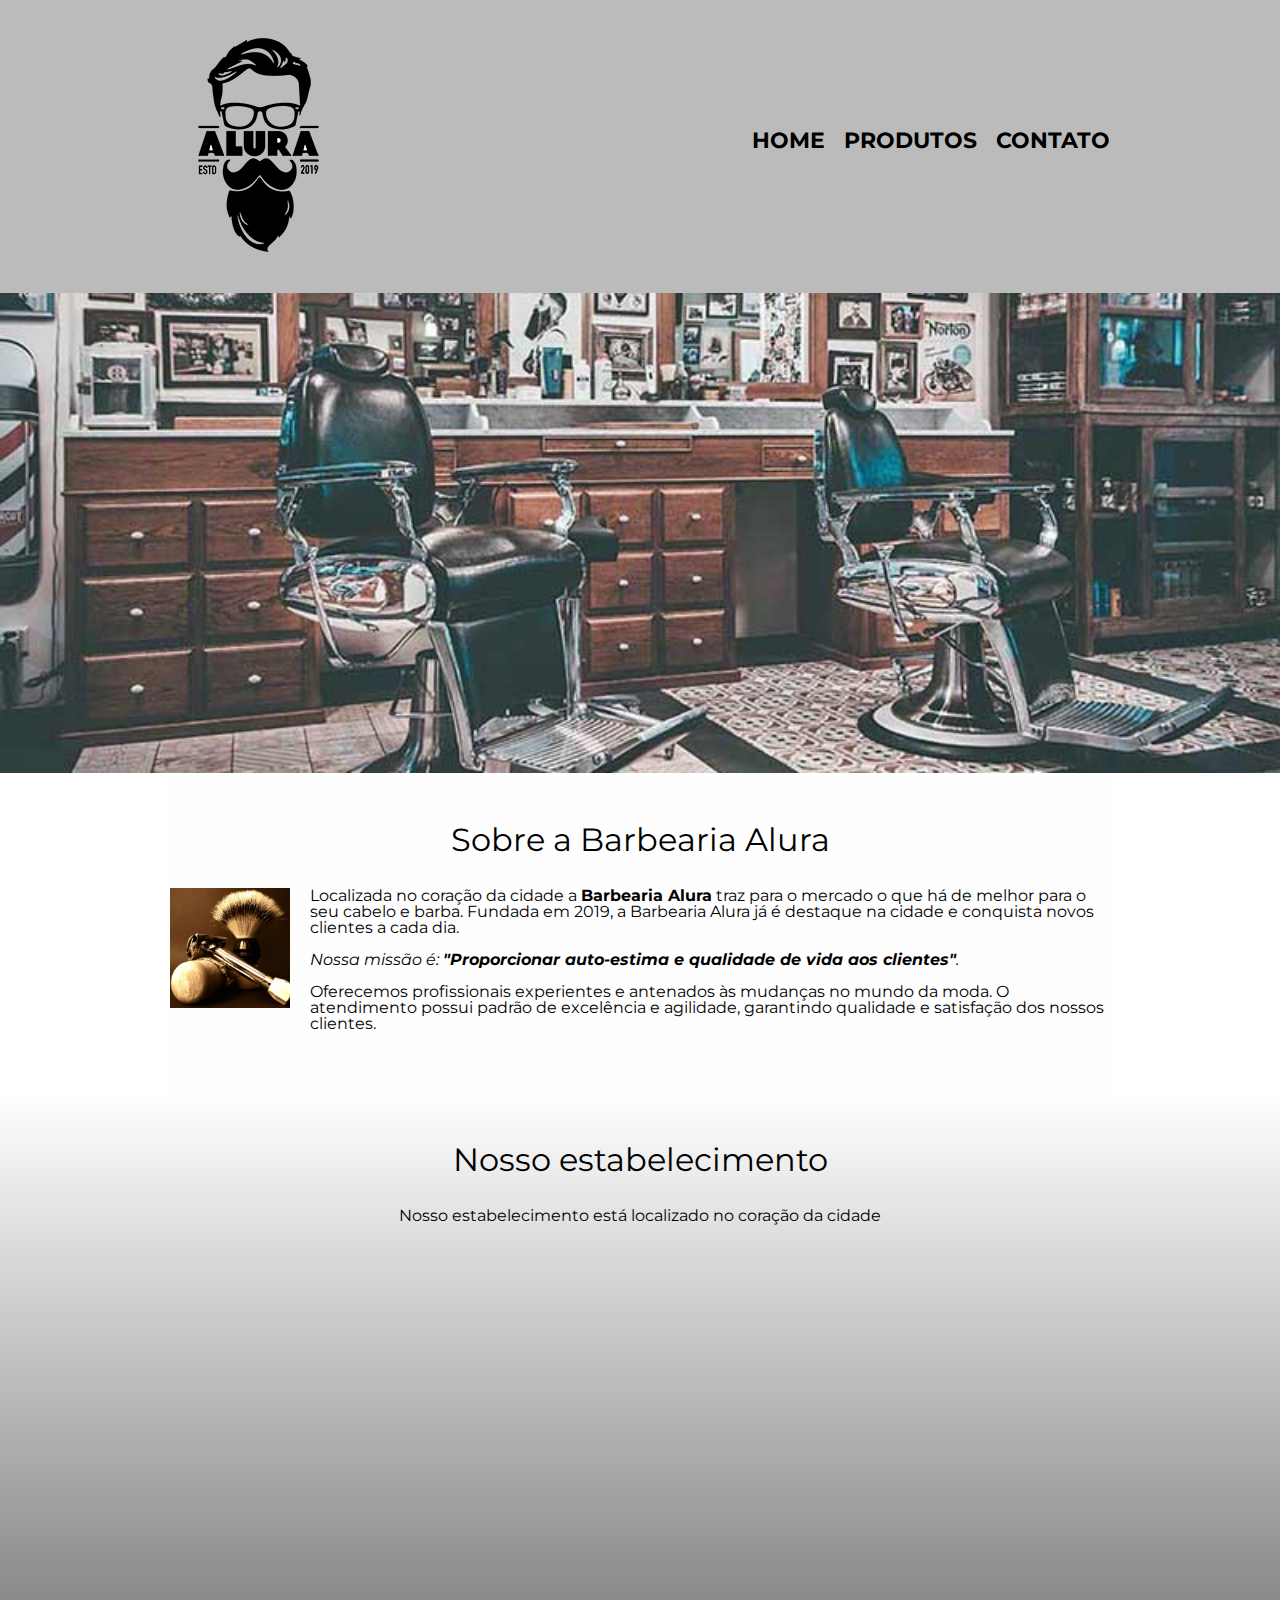
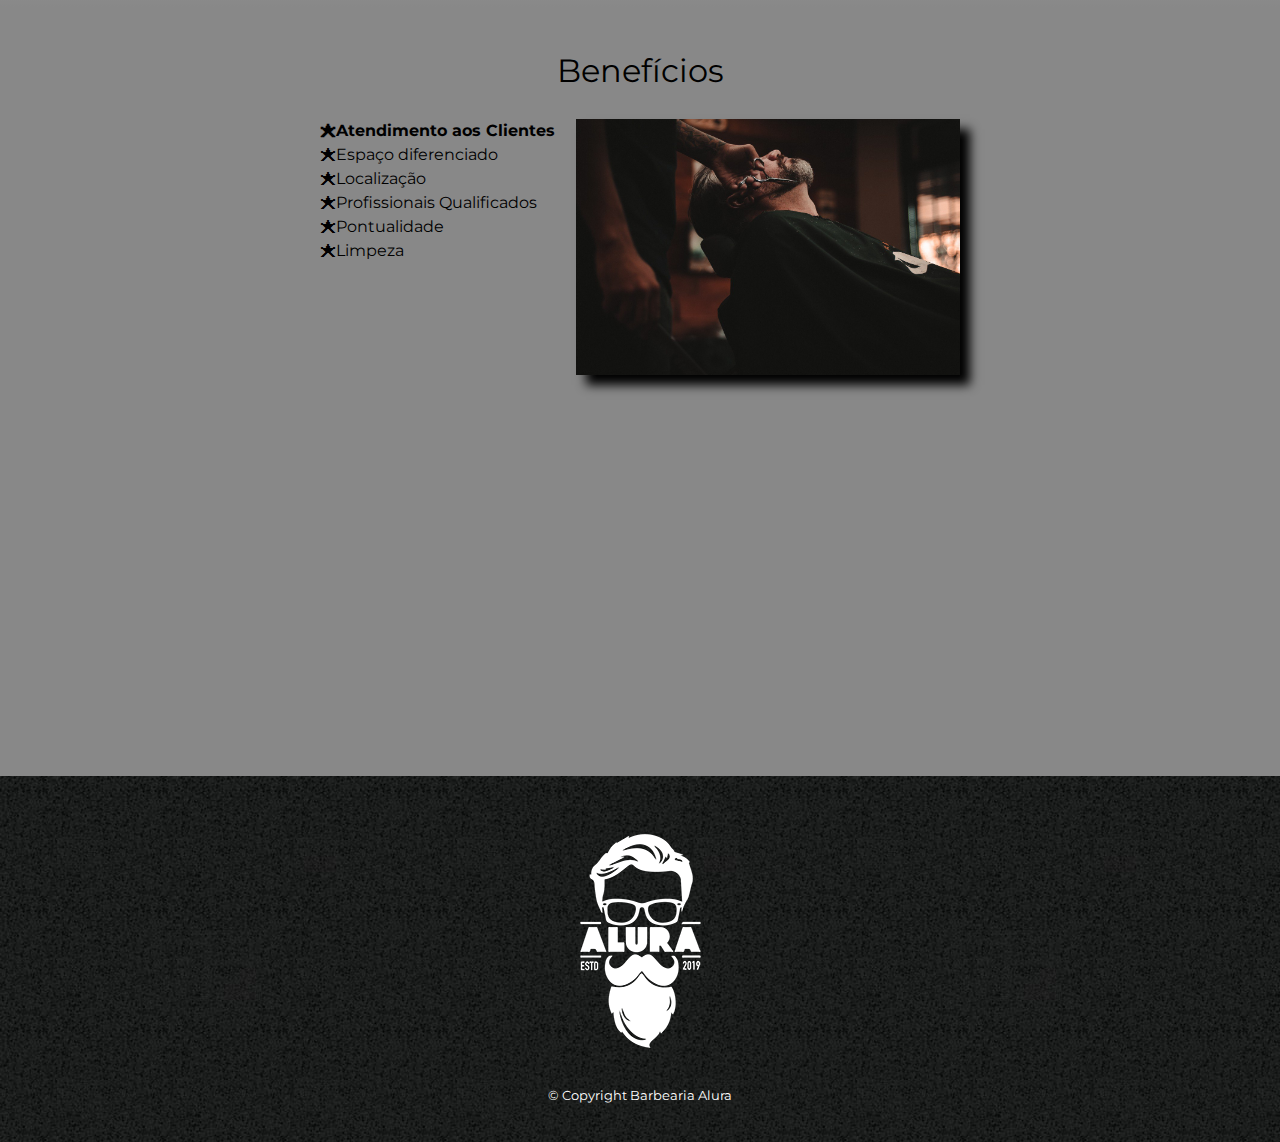
<file: html5_css/barbeariaAlura/index.html>
<!DOCTYPE html>
<html lang="pt-br">

<head>
	<meta charset="UTF-8">
	<meta http-equiv="X-UA-Compatible" content="IE=edge">
	<meta name="viewport" content="width=device-width, initial-scale=1.0">
	<title>Barbearia Alura</title>
	<link rel="stylesheet" href="reset.css">
	<link rel="stylesheet" href="style.css">
	<link href="https://fonts.googleapis.com/css2?family=Montserrat&display=swap" rel="stylesheet">
</head>

<body>
	<header>
		<div class="caixa">
			<h1><img src="imagens/logo.png" alt="Logo da Barbearia Alura"></h1>
			<nav>
				<ul>
					<li><a href="index.html">Home</a></li>
					<li><a href="produtos.html">Produtos</a></li>
					<li><a href="contato.html">Contato</a></li>
				</ul>
			</nav>
		</div>
	</header>

	<img class="banner" src="banner.jpg" alt="Banner da Barbearia Alura">

	<main>

		<section class="principal">
			<h2 class="titulo-principal">Sobre a Barbearia Alura</h2>

			<img class="utensilios" src="imagens/utensilios.jpg" alt="Utensilios de um barbeiro">

			<p>Localizada no coração da cidade a <strong>Barbearia Alura</strong> traz para o mercado o que há de melhor
				para o seu cabelo e barba. Fundada em 2019, a Barbearia Alura já é destaque na cidade e conquista novos
				clientes a cada dia.
			</p>

			<p id="missao"><em>Nossa missão é: <strong>"Proporcionar auto-estima e qualidade de vida aos
						clientes"</strong>.</em>
			</p>

			<p>Oferecemos profissionais experientes e antenados às mudanças no mundo da moda. O atendimento possui
				padrão de excelência e agilidade, garantindo qualidade e satisfação dos nossos clientes.</p>
		</section>

		<section class="mapa">
			<h3 class="titulo-principal">Nosso estabelecimento</h3>
			<p>Nosso estabelecimento está localizado no coração da cidade</p>
			<div class="mapa-conteudo">
				<iframe
					src="https://www.google.com/maps/embed?pb=!1m14!1m12!1m3!1d10856.784203045854!2d-48.048214106634006!3d-15.832778099163436!2m3!1f0!2f0!3f0!3m2!1i1024!2i768!4f13.1!5e0!3m2!1spt-BR!2sbr!4v1675669118829!5m2!1spt-BR!2sbr"
					width="100%" height="300" style="border:0;" allowfullscreen="" loading="lazy"
					referrerpolicy="no-referrer-when-downgrade">
				</iframe>
			</div>
		</section>

		<section class="beneficios">
			<h3 class="titulo-principal">Benefícios</h3>

			<div class="conteudo-beneficios">
				<ul class="lista-beneficios">
					<li class="itens">Atendimento aos Clientes</li>
					<li class="itens">Espaço diferenciado</li>
					<li class="itens">Localização</li>
					<li class="itens">Profissionais Qualificados</li>
					<li class="itens">Pontualidade</li>
					<li class="itens">Limpeza</li>
				</ul><img src="beneficios.jpg" class="imagem-beneficios" alt="beneficios">
			</div>

			<div class="video">
				<iframe width="100%" height="315" src="https://www.youtube.com/embed/wcVVXUV0YUY" frameborder="0"
					allow="accelerometer; autoplay; encrypted-media; gyroscope; picture-in-picture" allowfullscreen>
				</iframe>
			</div>

		</section>

	</main>

	<footer>
		<img src="imagens/logo-branco.png" alt="Logo da Barbearia Alura">
		<p class="copyright">&copy; Copyright Barbearia Alura</p>
	</footer>
</body>

</html>
</file>
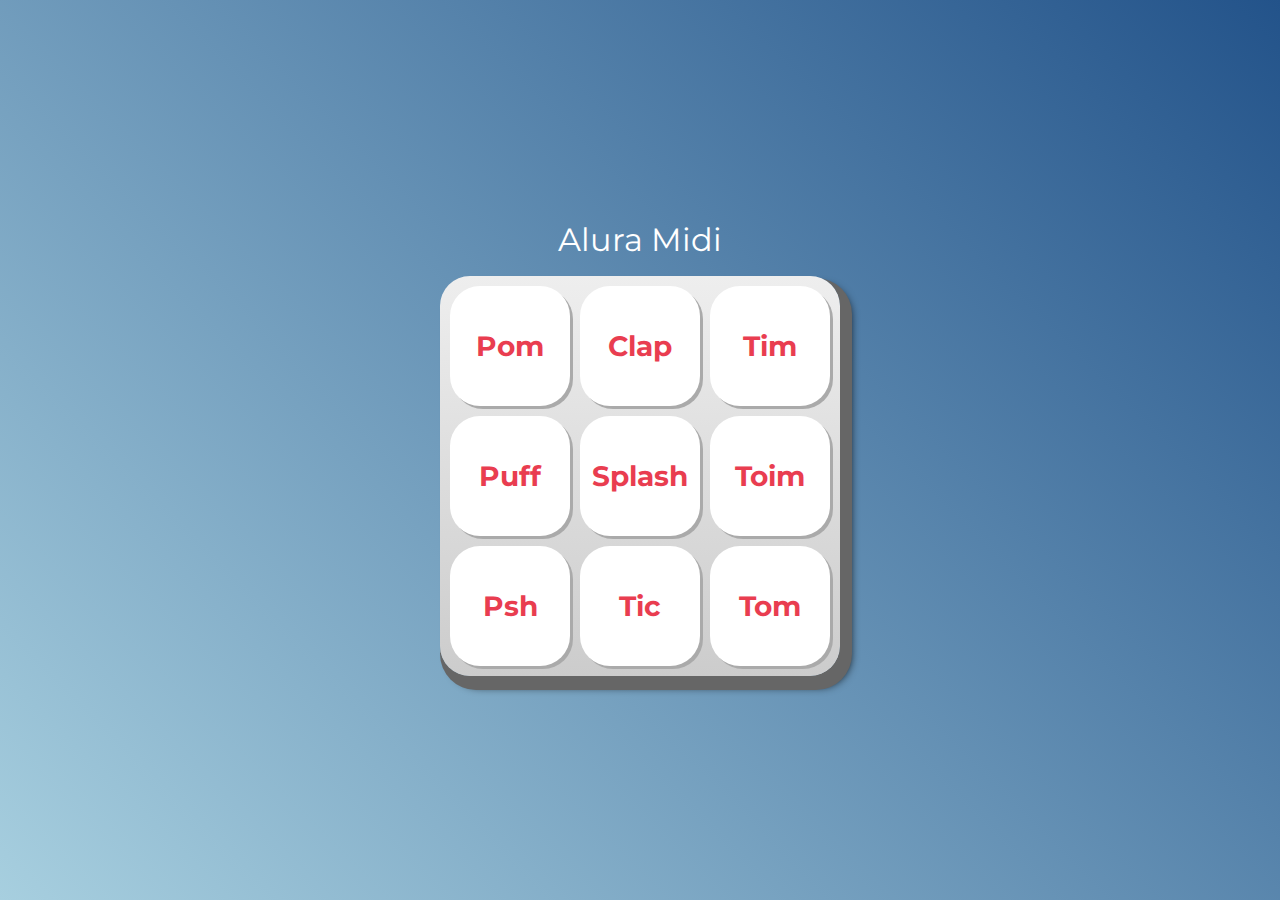
<file: javascript/javascriptWeb/aluramidi/index.html>
<!DOCTYPE html>
<html lang="pt-BR">
<head>
    <meta charset="UTF-8">
    <meta http-equiv="X-UA-Compatible" content="IE=edge">
    <meta name="viewport" content="width=device-width, initial-scale=1.0">

    <title>Alura MIDI</title>

    <link rel="preconnect" href="https://fonts.googleapis.com">
    <link rel="preconnect" href="https://fonts.gstatic.com" crossorigin>
    <link href="https://fonts.googleapis.com/css2?family=Montserrat:wght@500;600&display=swap" rel="stylesheet">

    <link rel="icon" type="image/png" href="images/bateria.png">
    <link rel="stylesheet" href="css/reset.css">
    <link rel="stylesheet" href="css/estilos.css">

</head>
<body>

    <h1>Alura Midi</h1>

    <section class="teclado">
        <button class="tecla tecla_pom">Pom</button>
        <button class="tecla tecla_clap">Clap</button>
        <button class="tecla tecla_tim">Tim</button>

        <button class="tecla tecla_puff">Puff</button>
        <button class="tecla tecla_splash">Splash</button>
        <button class="tecla tecla_toim">Toim</button>

        <button class="tecla tecla_psh">Psh</button>
        <button class="tecla tecla_tic">Tic</button>
        <button class="tecla tecla_tom">Tom</button>
    </section>

    <audio src="sounds/keyq.wav" id="som_tecla_pom"></audio>
    <audio src="sounds/keyw.wav" id="som_tecla_clap"></audio>
    <audio src="sounds/keye.wav" id="som_tecla_tim"></audio>
    <audio src="sounds/keya.wav" id="som_tecla_puff"></audio>
    <audio src="sounds/keys.wav" id="som_tecla_splash"></audio>
    <audio src="sounds/keyd.wav" id="som_tecla_toim"></audio>
    <audio src="sounds/keyz.wav" id="som_tecla_psh"></audio>
    <audio src="sounds/keyx.wav" id="som_tecla_tic"></audio>
    <audio src="sounds/keyc.wav" id="som_tecla_tom"></audio>

    <script src="main.js"></script>
</body>
</html>
</file>
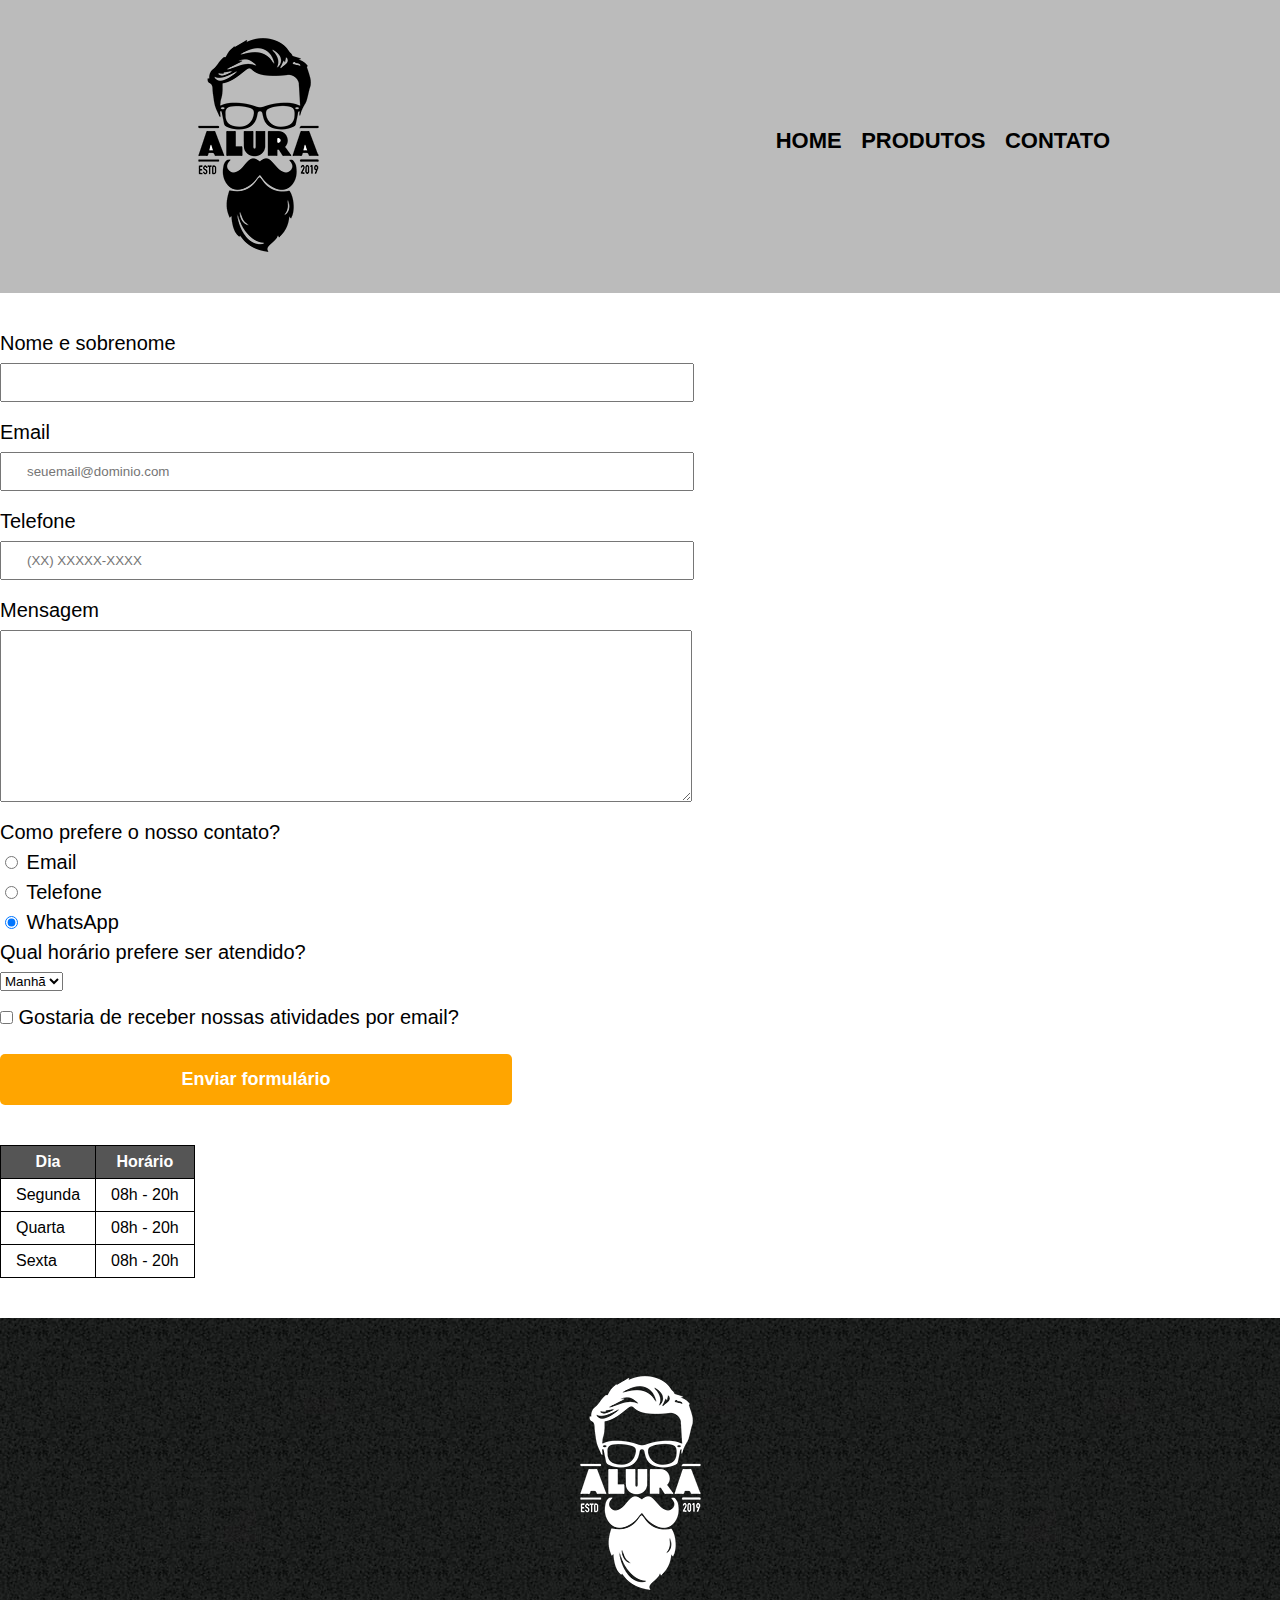
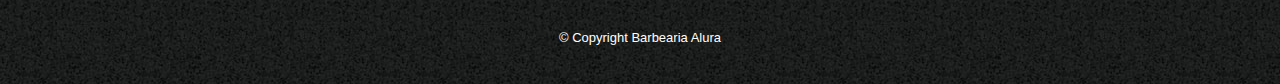
<file: html5_css/barbeariaAlura/contato.html>
<!DOCTYPE html>
<html lang="en">

<head>
    <meta charset="UTF-8">
    <meta http-equiv="X-UA-Compatible" content="IE=edge">
    <meta name="viewport" content="width=device-width, initial-scale=1.0">
    <title>Contato - Barbearia Alura</title>
    <link rel="stylesheet" href="reset.css">
    <link rel="stylesheet" href="style.css">
</head>

<body>
    <header>
        <div class="caixa">
            <h1><img src="imagens/logo.png" alt="Logo da Barbearia Alura"></h1>
            <nav>
                <ul>
                    <li><a href="index.html">Home</a></li>
                    <li><a href="produtos.html">Produtos</a></li>
                    <li><a href="contato.html">Contato</a></li>
                </ul>
            </nav>
        </div>
    </header>

    <main>
        <form>
            <label for="nome-sobrenome">Nome e sobrenome</label>
            <input type="text" id="nome-sobrenome" class="input-padrao" required>

            <label for="email">Email</label>
            <input type="email" id="email" class="input-padrao" required placeholder="seuemail@dominio.com">

            <label for="telefone">Telefone</label>
            <input type="tel" id="telefone" class="input-padrao" required placeholder="(XX) XXXXX-XXXX" )>

            <label for="mensagem">Mensagem</label>
            <textarea cols="70" rows="10" id="mensagem" class="input-padrao" required></textarea>

            <fieldset>
                <legend>Como prefere o nosso contato?</legend>

                <label for="radio-email"><input type="radio" name="contato" value="email" id="radio-email">
                    Email</label>

                <label for="radio-telefone"><input type="radio" name="contato" value="telefone" id="radio-telefone">
                    Telefone</label>

                <label for="radio-whatsapp"><input type="radio" name="contato" value="whatsapp" id="radio-whatsapp"
                        checked> WhatsApp</label>
            </fieldset>

            <fieldset>
                <legend>Qual horário prefere ser atendido?</legend>
                <select>
                    <option>Manhã</option>
                    <option>Tarde</option>
                    <option>Noite</option>
                </select>
            </fieldset>

            <label><input type="checkbox" class="checkbox"> Gostaria de receber nossas atividades por email?</label>

            <input type="submit" name="contato" value="Enviar formulário" class="enviar">
        </form>

        <table>
            <thead>
                <tr>
                    <th>Dia</th>
                    <th>Horário</th>
                </tr>
            </thead>
            <tbody>
                <tr>
                    <td>Segunda</td>
                    <td>08h - 20h</td>
                </tr>
                <tr>
                    <td>Quarta</td>
                    <td>08h - 20h</td>
                </tr>
                <tr>
                    <td>Sexta</td>
                    <td>08h - 20h</td>
                </tr>
            </tbody>

        </table>

    </main>

    <footer>
        <img src="imagens/logo-branco.png" alt="Logo da Barbearia Alura">
        <p class="copyright">&copy; Copyright Barbearia Alura</p>
    </footer>

</body>

</html>
</file>
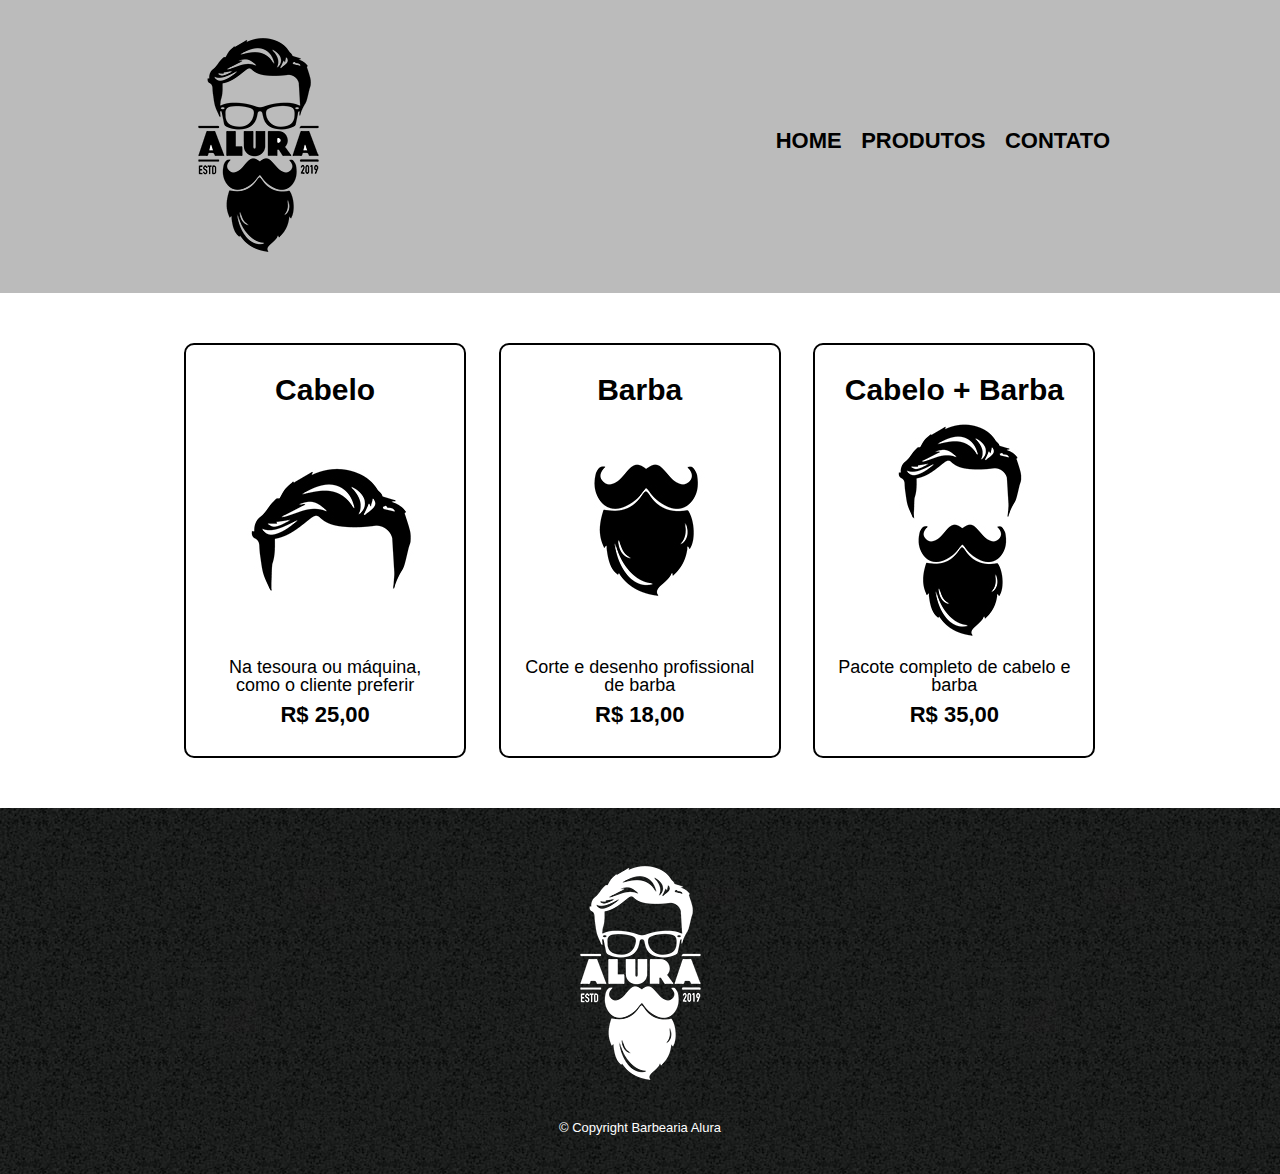
<file: html5_css/barbeariaAlura/produtos.html>
<!DOCTYPE html>
<html lang="en">

<head>
    <meta charset="UTF-8">
    <meta http-equiv="X-UA-Compatible" content="IE=edge">
    <meta name="viewport" content="width=device-width, initial-scale=1.0">
    <title>Produtos - Barbearia Alura</title>
    <link rel="stylesheet" href="reset.css">
    <link rel="stylesheet" href="style.css">
</head>

<body>
    <header>
        <div class="caixa">
            <h1><img src="imagens/logo.png" alt="Logo da Barbearia Alura"></h1>
            <nav>
                <ul>
                    <li><a href="index.html">Home</a></li>
                    <li><a href="produtos.html">Produtos</a></li>
                    <li><a href="contato.html">Contato</a></li>
                </ul>
            </nav>
        </div>
    </header>

    <main>
        <ul class="produtos">
            <li>
                <h2>Cabelo</h2>
                <img src="imagens/cabelo.jpg">
                <p class="produto-descricao">Na tesoura ou máquina, como o cliente preferir</p>
                <p class="produto-preco">R$ 25,00</p>
            </li>
            <li>
                <h2>Barba</h2>
                <img src="imagens/barba.jpg">
                <p class="produto-descricao">Corte e desenho profissional de barba</p>
                <p class="produto-preco">R$ 18,00</p>
            </li>
            <li>
                <h2>Cabelo + Barba</h2>
                <img src="imagens/cabelo+barba.jpg">
                <p class="produto-descricao">Pacote completo de cabelo e barba</p>
                <p class="produto-preco">R$ 35,00</p>
            </li>
        </ul>
        
        
        
    </main>

    <footer>
        <img src="imagens/logo-branco.png" alt="Logo da Barbearia Alura">
        <p class="copyright">&copy; Copyright Barbearia Alura</p>
    </footer>

</body>

</html>
</file>
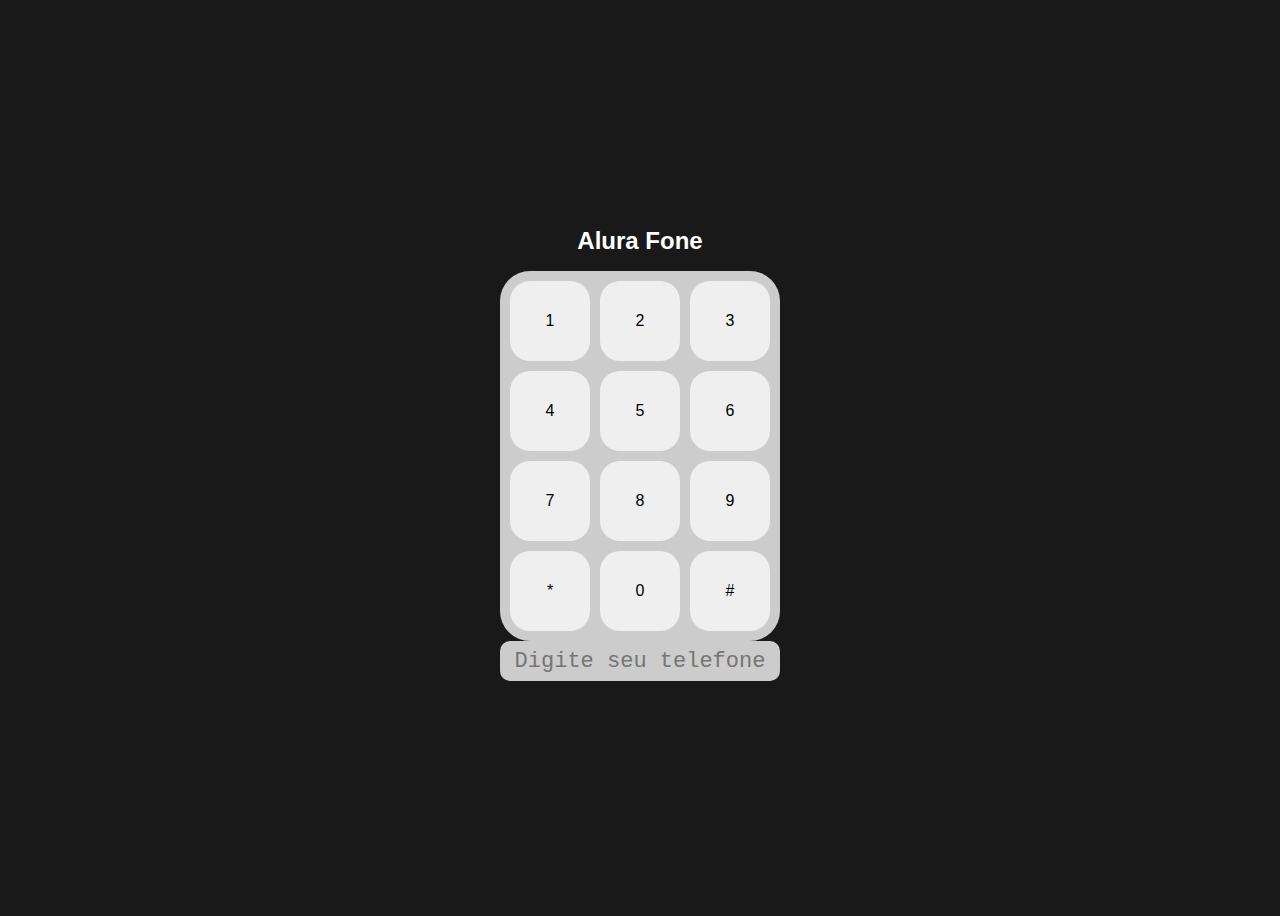
<file: javascript/javascriptWeb/aluramidi/desafio/desafio.html>
<!DOCTYPE html>
<html lang="en">

<head>
    <meta charset="UTF-8">
    <meta http-equiv="X-UA-Compatible" content="IE=edge">
    <meta name="viewport" content="width=device-width, initial-scale=1.0">
    <title>Document</title>
    <link rel="stylesheet" href="desafio-estilo.css">
</head>

<body>
    <h1> Alura Fone </h1>
    <section class="teclado">
        <input type="button" value="1">
        <input type="button" value="2">
        <input type="button" value="3">
        <input type="button" value="4">
        <input type="button" value="5">
        <input type="button" value="6">
        <input type="button" value="7">
        <input type="button" value="8">
        <input type="button" value="9">
        <input type="button" value="*">
        <input type="button" value="0">
        <input type="button" value="#">
    </section>
    <input type="tel" placeholder="Digite seu telefone">

</body>

</html>
</file>
<file: html5_css/barbeariaAlura/style.css>
header {
    background: #BBBBBB;
    padding: 20px 0;
}

body {
    font-family: 'Montserrat', sans-serif;
}

.caixa {
    position: relative;
    width: 940px;
    margin: 0 auto;
}

nav {
    position: absolute;
    top: 110px;
    right: 0;
}

nav li {
    display: inline;
    margin: 0 0 0 15px;
}

nav a {
    text-transform: uppercase;
    color: #000000;
    font-weight: bold;
    font-size: 22px;
    text-decoration: none;
}

nav a:hover {
    color: #c78c19;
    text-decoration: underline;
}

.produtos {
    width: 940px;
    margin: 0 auto;
    padding: 50px 0;
}

.produtos li {
    display: inline-block;
    text-align: center;
    width: 30%;
    vertical-align: top;
    margin: 0 1.5%;
    padding: 30px 20px;
    box-sizing: border-box;
    border: 2px solid #000000;
    border-radius: 10px;
}

.produtos li:hover {
    border-color: #C78C19;
}

.produtos li:hover h2 {
    font-size: 34px;
}

.produtos li:active {
    border-color: #088C19;
}

.produtos h2 {
    font-size: 30px;
    font-weight: bold;
}

.produto-descricao {
    font-size: 18px;
}

.produto-preco {
    font-size: 22px;
    font-weight: bold;
    margin-top: 10px;
}

footer {
    text-align: center;
    background: url(imagens/bg.jpg);
    padding: 40px 0px;
}

.copyright {
    color: #FFFFFF;
    font-size: 13px;
    margin-top: 20px;

}

main {}

form {
    margin: 40px 0;
}

form label,
form legend {
    display: block;
    font-size: 20px;
    margin-bottom: 10px;
}

.input-padrao {
    display: block;
    margin-bottom: 20px;
    padding: 10px 25px;
    width: 50%;
}

.checkbox {
    margin: 20px 0;
}

.enviar {
    width: 40%;
    padding: 15px 0;
    background: orange;
    color: white;
    font-weight: bold;
    font-size: 18px;
    border: none;
    border-radius: 5px;
    transition: 1s all;
    cursor: pointer;
}

.enviar:hover {
    background: darkorange;
    transform: scale(1.2);
}

table {
    margin: 20px 0 40px
}

thead {
    background: #555555;
    color: white;
    font-weight: bold;
}

td,
th {
    border: 1px solid #000000;
    padding: 8px 15px
}

/* Css da Home */
.banner {
    width: 100%;
}

.titulo-principal {
    text-align: center;
    font-size: 2em;
    margin: 0 0 1em;
    clear: left;
    /*color: rgba(0,0,0,0.3);*/
    /* text-shadow: 2px 2px #088C19; */
    /* box-shadow: inset -3px -3px 5px black; */
}

/*.titulo-principal::first-letter{
    font-weight: bold;
}

.titulo-principal:before{
    content: "[ ";
}

.titulo-principal:after{
    content: " ]";
}*/

.principal {
    padding: 3em 0;
    background: #FEFEFE;
    width: 940px;
    margin: 0 auto;
}

.principal p {
    margin: 0 0 1em;
}

.principal strong {
    font-weight: bold;
}

.principal em {
    font-style: italic;
}

.utensilios {
    width: 120px;
    float: left;
    margin: 0 20px 20px 0;
}

.mapa {
    padding: 3em 0;
    background: linear-gradient(#FEFEFE, #888888);
}

.mapa p {
    margin: 0 0 2em;
    text-align: center;
}

.mapa-conteudo {
    width: 940px;
    margin: 0 auto;
}

.beneficios {
    padding: 3em 0;
    background: #888888;
}

.conteudo-beneficios {
    width: 640px;
    margin: 0 auto;
}

.lista-beneficios {
    display: inline-block;
    width: 40%;
    vertical-align: top;
}

.imagem-beneficios {
    width: 60%;
    opacity: 1;
    transition: 400ms;
    box-shadow: 10px 10px 10px #000000;
}

.imagem-beneficios:hover {
    opacity: 0.3;
}

.itens {
    line-height: 1.5em;
}

.itens:first-child {
    font-weight: bold;
}

.itens:before {
    content: "🟊";
}

.video {
    width: 560px;
    margin: 1em auto;
}

@media screen and (max-width:480px) {

    .caixa,
    .principal,
    .conteudo-beneficios,
    .mapa-conteudo,
    .video {
        width: auto;
    }

    h1 {
        text-align: center;
    }

    nav {
        position: static;
    }

    .lista-beneficios,
    .imagem-beneficios {
        width: 100%;
    }

}
</file>
<file: javascript/javascriptWeb/aluramidi/css/estilos.css>
:root {
  --cinza: #aaa;
  --vermelha: #e93d50;
  --vermelha-escura: #af303f;
  --branca: #fff;
  --luz: rgb(229, 255, 0);
}

body {
  align-items: center;
  background: linear-gradient(45deg, #a7cfdf 0%,#23538a 100%);
  display: flex;
  justify-content: center;
  flex-direction: column;
  font-family: 'Montserrat', sans-serif;
  min-height: 100vh;
}

h1 {
  color: var(--branca);
  margin-bottom: 20px;
  font-size: 2rem;
}

.teclado {
  background: linear-gradient(to bottom, #eeeeee 0%,#cccccc 100%);
  box-shadow: 6px 8px 0 6px #666, 10px 10px 10px #000;
  border-radius: 30px;
  display: grid;
  gap: 10px;
  grid-template-columns: repeat(3, 1fr);
  padding: 10px;
}

.tecla {
  background-color: var(--branca);
  border-radius: 30px;
  box-shadow: 3px 3px 0 var(--cinza);
  color: var(--vermelha);
  cursor: pointer;
  height: 120px;
  font-size: 1.75em;
  font-weight: bold;
  line-height: 120px;
  text-align: center;
  width: 120px;
}

.tecla.ativa,
.tecla:active {
  background-color: var(--vermelha);
  border: 4px solid  var(--vermelha);
  box-shadow: 3px 3px 0 var(--vermelha-escura) inset;
  color: var(--branca);
  outline: none;
}

.tecla.focus,
.tecla:focus {
  outline: none;
  box-shadow: 1px 1px 10px var(--luz);
}

.tecla.active:focus,
.tecla:active:focus {
  box-shadow: 3px 3px 0 var(--vermelha-escura) inset, 1px 1px 10px var(--luz);
}
</file>
<file: javascript/javascriptWeb/aluramidi/desafio/desafio-estilo.css>
* {
    box-sizing: border-box;
}

body {
    display: flex;
    justify-content: center;
    align-items: center;
    flex-direction: column;
    background-color: #191919;
    min-height: 100vh;
}

input {
    border: none;
    color: inherit;
    font-size: inherit;
    font-weight: inherit;
    font-family: inherit;
}

h1 {
    font-family: 'Montserrat', sans-serif;
    font-size: 24px;
    color: #fff;
}

.teclado {
    display: grid;
    grid-template-columns: repeat(3, 1fr);
    gap: 10px;
    background-color: #cccccc;
    border-radius: 30px;
    padding: 10px;
}

input[type=button] {
    border-radius: 20px;
    cursor: pointer;
    font-family: 'Montserrat', sans-serif;
    height: 80px;
    width: 80px;
}

input[type=tel] {
    background-color: #cccccc;
    border-radius: 10px;
    font-family: monospace;
    font-size: 22px;
    height: 40px;
    margin-bottom: 24px;
    padding: 10px;
    text-align: center;
    width: 280px;
}
</file>
